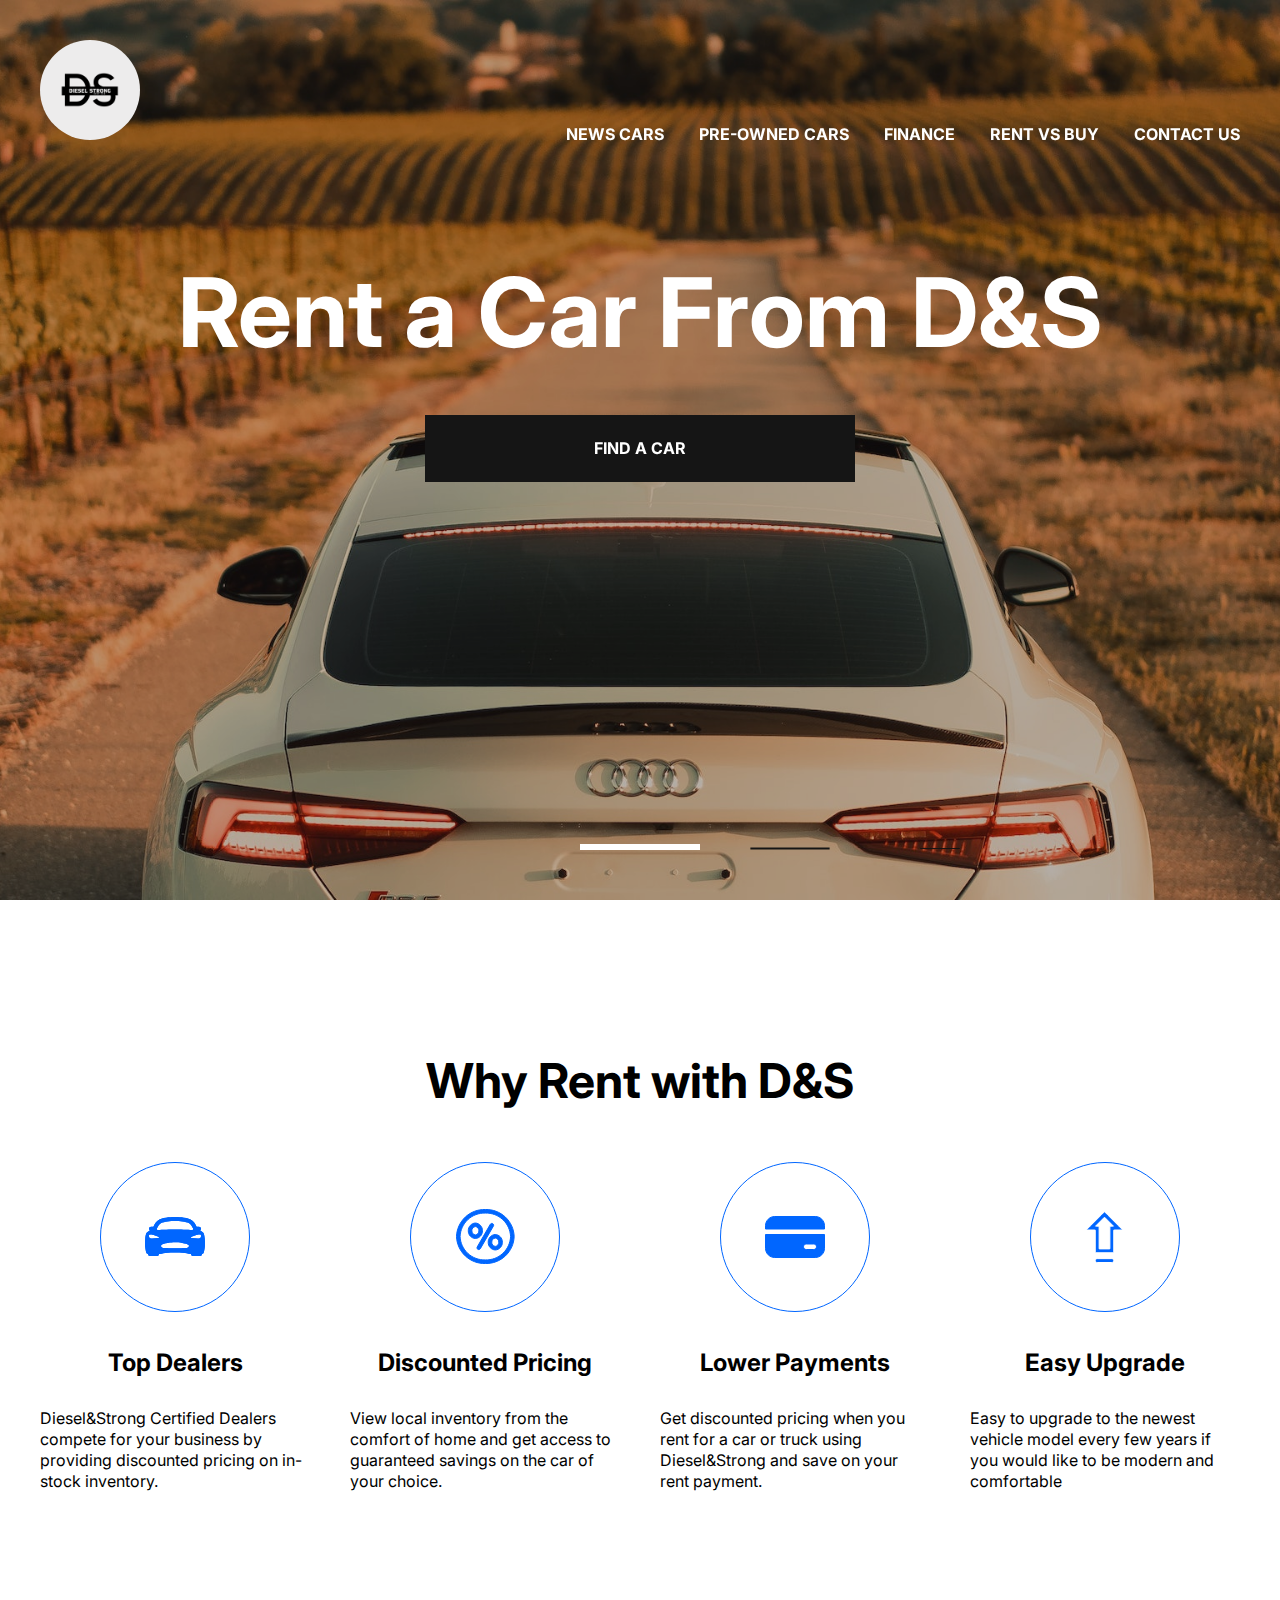
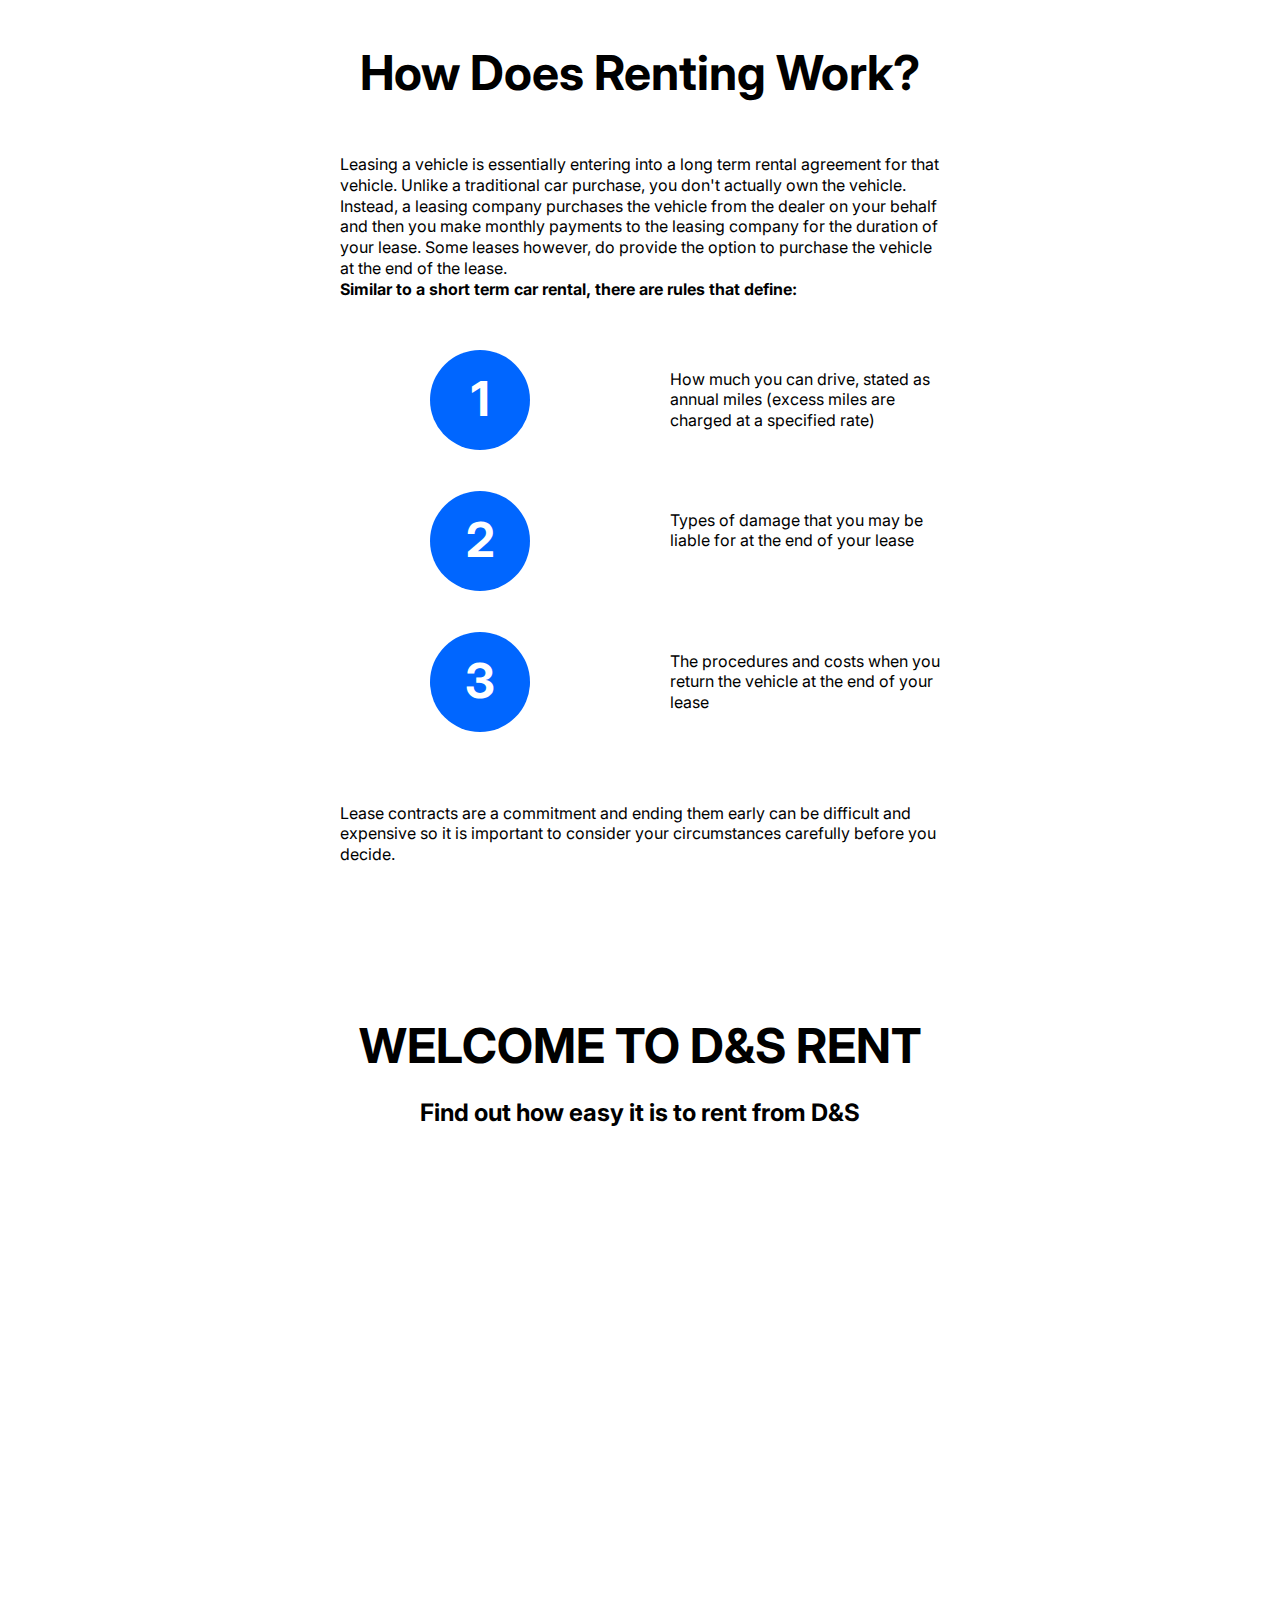
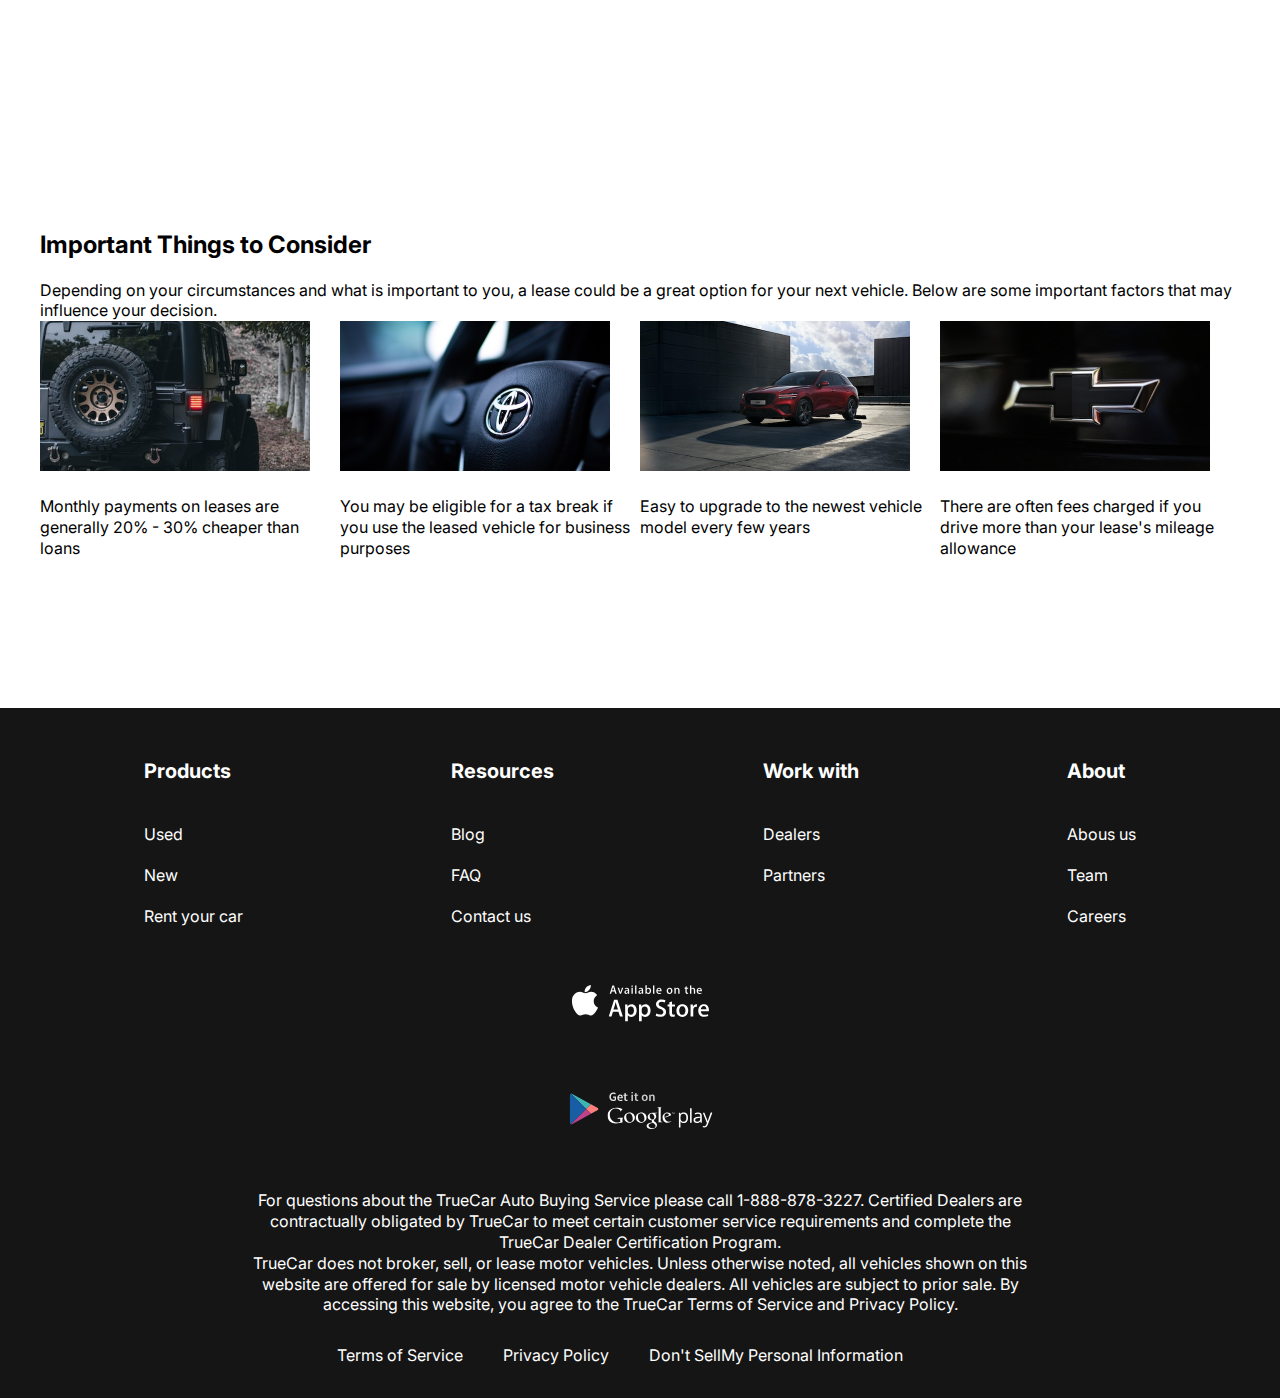
<file: index.html>
<!doctype html>
<html lang="en">
  <head>
    <meta charset="UTF-8" />
    <meta name="viewport" content="width=device-width, initial-scale=1.0" />
    <title>Document</title>
    <link rel="preconnect" href="https://fonts.googleapis.com" />
    <link rel="preconnect" href="https://fonts.gstatic.com" crossorigin />
    <link
      href="https://fonts.googleapis.com/css2?family=Inter:wght@400;700&family=Open+Sans:ital,wght@1,500&family=Tinos&display=swap"
      rel="stylesheet"
    />
    <link
      rel="stylesheet"
      href="https://cdn.jsdelivr.net/npm/swiper@10/swiper-bundle.min.css"
    />
    <link rel="stylesheet" href="css/style.css" />
  </head>
  <body>
    <div class="wrapper">
      <header class="header header-main">
        <div class="container">
          <div class="header__inner">
            <a class="logo" href="index.html">
              <img class="logo__img" src="img/logo.png" alt="" />
            </a>
            <nav class="menu">
              <button class="menu__btn">
                <span></span>
                <span></span>
                <span></span>
              </button>
              <ul class="menu__list menu__list--active">
                <li class="menu__list-item ">
                  <a class="menu__list-link" href="new-cars.html">NEWS CARS</a>
                </li>
                <li class="menu__list-item">
                  <a href="#" class="menu__list-link">PRE-OWNED CARS</a>
                </li>
                <li class="menu__list-item">
                  <a href="#" class="menu__list-link">FINANCE</a>
                </li>
                <li class="menu__list-item">
                  <a href="#" class="menu__list-link">RENT VS BUY</a>
                </li>
                <li class="menu__list-item">
                  <a class="menu__list-link" href="contacts.html">CONTACT US</a>
                </li>
              </ul>
            </nav>
          </div>
        </div>
      </header>
      <main class="main">
        <section class="top">
          <div class="container">
            <h1 class="title">Rent a Car From D&S</h1>
            <a class="top__link" href="new-cars.html">FIND A CAR</a>
          </div>
        </section>
        <div class="slider">
          <div class="swiper">
            <div class="swiper-wrapper">
              <div
                class="swiper-slide"
                style="background-image: url(img/slides1.jpg)"
              ></div>
              <div
                class="swiper-slide"
                style="background-image: url(img/slides2.jpg)"
              ></div>
              <div
                class="swiper-slide"
                style="background-image: url(img/slides3.jpg)"
              ></div>
              <div
                class="swiper-slide"
                style="background-image: url(img/slides4.jpg)"
              ></div>
            </div>
            <div class="swiper-pagination"></div>
          </div>
          <section class="why-lease">
            <div class="container">
              <h2 class="section-title">Why Rent with D&S</h2>
              <ul class="why-lease__list">
                <li class="why-lease__item">
                  <img
                    class="why-lease__item-img"
                    src="img/why-lease-1.svg"
                    alt=""
                  />
                  <h3 class="why-lease__item-title">Top Dealers</h3>
                  <p class="why-lease__item-text">
                    Diesel&Strong Certified Dealers compete for your business by
                    providing discounted pricing on in-stock inventory.
                  </p>
                </li>
                <li class="why-lease__item">
                  <img
                    class="why-lease__item-img"
                    src="img/why-lease-2.svg"
                    alt=""
                  />
                  <h3 class="why-lease__item-title">Discounted Pricing</h3>
                  <p class="why-lease__item-text">
                    View local inventory from the comfort of home and get access
                    to guaranteed savings on the car of your choice.
                  </p>
                </li>
                <li class="why-lease__item">
                  <img
                    class="why-lease__item-img"
                    src="img/why-lease-3.svg"
                    alt=""
                  />
                  <h3 class="why-lease__item-title">Lower Payments</h3>
                  <p class="why-lease__item-text">
                    Get discounted pricing when you rent for a car or truck
                    using Diesel&Strong and save on your rent payment.
                  </p>
                </li>
                <li class="why-lease__item">
                  <img
                    class="why-lease__item-img"
                    src="img/why-lease-4.svg"
                    alt=""
                  />
                  <h3 class="why-lease__item-title">Easy Upgrade</h3>
                  <p class="why-lease__item-text">
                    Easy to upgrade to the newest vehicle model every few years
                    if you would like to be modern and comfortable
                  </p>
                </li>
              </ul>
            </div>
            </section>
        </div>
        <section class="how-does">
            <div class="container">
                <div class="how-does__inner">
                    <h2 class="section-title">
                        How Does Renting Work?
                    </h2>
                    <p class="how-does__text">
                        Leasing a vehicle is essentially entering into a long term rental agreement for that vehicle. Unlike a traditional car
                        purchase, you don't actually own the vehicle. Instead, a leasing company purchases the vehicle from the dealer on your
                        behalf and then you make monthly payments to the leasing company for the duration of your lease. Some leases however, do
                        provide the option to purchase the vehicle at the end of the lease.
                    </p>
                    <h4 class="how-does__title">
                        Similar to a short term car rental, there are rules that define:
                    </h4>
                    <ol class="how__does-list">
                        <li class="how__does-item">
                            How much you can drive, stated as annual miles (excess miles are charged at a specified rate)
                        </li>
                        <li class="how__does-item">
                            Types of damage that you may be liable for at the end of your lease

                        </li>
                        <li class="how__does-item">
                            The procedures and costs when you return the vehicle at the end of your lease

                        </li>
                    </ol>


                    <p class="how-does__text">
                        Lease contracts are a commitment and ending them early can be difficult and expensive so it is important to consider
                        your circumstances carefully before you decide.
                    </p>
                </div>
            </div>

        </section>
        <section class="video">
          <div class="container">
            <h2 class="section-title video__title">
              WELCOME TO D&S RENT
            </h2>
            <p class="video__text">
              Find out how easy it is to rent from D&S
            </p>
            <iframe class="video__content" width="1000" height="500" src="https://www.youtube.com/embed/iq6Qk_UwCD8?si=MshreFApvduVFy0W&amp;controls=0"
              title="YouTube video player" frameborder="0"
              allow="accelerometer; autoplay; clipboard-write; encrypted-media; gyroscope; picture-in-picture; web-share"
              allowfullscreen></iframe>
          </div>
        </section>
        <section class="important">
          <div class="container">
            <h2 class="section_title important__title">
              Important Things to Consider
            </h2>
            <p class="importanr__text">
              Depending on your circumstances and what is important to you, a lease could be a great option for your next vehicle.
              Below are some important factors that may influence your decision.
            </p>
            <ul class="important__list">
              <li class="important__item">
                <img class="important__item-img" src="img/imp-1.jpg" alt="">
                <p class="important__item-text">
                  Monthly payments on leases are generally 20% - 30% cheaper than loans
                </p>
              </li>
              <li class="important__item">
                <img class="important__item-img" src="img/imp-2.jpg" alt="">
                <p class="important__item-text">
                  You may be eligible for a tax break if you use the leased vehicle for business purposes
                </p>
              </li>
              <li class="important__item">
                <img class="important__item-img" src="img/imp-3.jpg" alt="">
                <p class="important__item-text">
                  Easy to upgrade to the newest vehicle model every few years
                </p>
              </li>
              <li class="important__item">
                <img class="important__item-img" src="img/imp-4.jpg" alt="">
                <p class="important__item-text">
                  There are often fees charged if you drive more than your lease's mileage allowance
                </p>
              </li>
            </ul>
          </div>
        </section>
      </main>
      <footer class="footer">
        <div class="container">
          <nav class="footer__menu">
            <ul class="footer__menu-list">
              <li class="footer__menu-item">
                <p href="#" class="footer__menu-title">Products</p>
              </li>
              <li class="footer__menu-item">
                <a href="#" class="footer__menu-link">Used</a>
              </li>
              <li class="footer__menu-item">
                <a href="#" class="footer__menu-link">New</a>
              </li>
              <li class="footer__menu-item">
                <a href="#" class="footer__menu-link">Rent your car</a>
              </li>
            </ul>
            <ul class="footer__menu-list">
              <li class="footer__menu-item">
                <p href="#" class="footer__menu-title">Resources</p>
              </li>
              <li class="footer__menu-item">
                <a href="#" class="footer__menu-link">Blog</a>
              </li>
              <li class="footer__menu-item">
                <a href="#" class="footer__menu-link">FAQ</a>
              </li>
              <li class="footer__menu-item">
                <a href="#" class="footer__menu-link">Contact us</a>
              </li>
            </ul>
            <ul class="footer__menu-list">
              <li class="footer__menu-item">
                <p href="#" class="footer__menu-title">Work with</p>
              </li>
              <li class="footer__menu-item">
                <a href="#" class="footer__menu-link">Dealers</a>
              </li>
              <li class="footer__menu-item">
                <a href="#" class="footer__menu-link">Partners</a>
              </li>
            </ul>
            <ul class="footer__menu-list">
              <li class="footer__menu-item">
                <p href="#" class="footer__menu-title">About</p>
              </li>
              <li class="footer__menu-item">
                <a href="#" class="footer__menu-link">Abous us</a>
              </li>
              <li class="footer__menu-item">
                <a href="#" class="footer__menu-link">Team</a>
              </li>
              <li class="footer__menu-item">
                <a href="#" class="footer__menu-link">Careers</a>
              </li>
            </ul>
          </nav>
          <ul class="app">
            <li class="app__links-item">
              <a class="app__item-link" href="#">
                <img class="app__item-img" src="img/appstore.svg" alt="" />
              </a>
            </li>
          </ul>
          <ul class="app">
            <li class="app__links-item">
              <a class="app__item-link" href="#">
                <img class="app__item-img" src="img/googleplay.svg" alt="" />
              </a>
            </li>
          </ul>
          <div class="footer__copy">
            <p class="footer__copy-text">
              For questions about the TrueCar Auto Buying Service please call
              1-888-878-3227. Certified Dealers are contractually obligated by
              TrueCar to meet certain customer service requirements and complete
              the TrueCar Dealer Certification Program.
            </p>
            <p class="footer__copy-text">
              TrueCar does not broker, sell, or lease motor vehicles. Unless
              otherwise noted, all vehicles shown on this website are offered
              for sale by licensed motor vehicle dealers. All vehicles are
              subject to prior sale. By accessing this website, you agree to the
              TrueCar Terms of Service and Privacy Policy.
            </p>
          </div>
          <nav class="copy__nav">
            <ul class="copy__nav-list">
              <li class="copy__nav-item">
                <a href="#" class="copy__nav-link">Terms of Service</a>
              </li>
              <li class="copy__nav-item">
                <a href="#" class="copy__nav-link">Privacy Policy</a>
              </li>
              <li class="copy__nav-item">
                <a href="#" class="copy__nav-link"
                  >Don't SellMy Personal Information</a
                >
              </li>
              <li class="copy__nav-item">
                <a href="#" class="copy__nav-link"></a>
              </li>
            </ul>
          </nav>
        </div>
      </footer>
    </div>
    <script src="https://cdn.jsdelivr.net/npm/swiper@10/swiper-bundle.min.js"></script>
    <script src="js/main.js" ></script>
  </body>
</html>
</file>
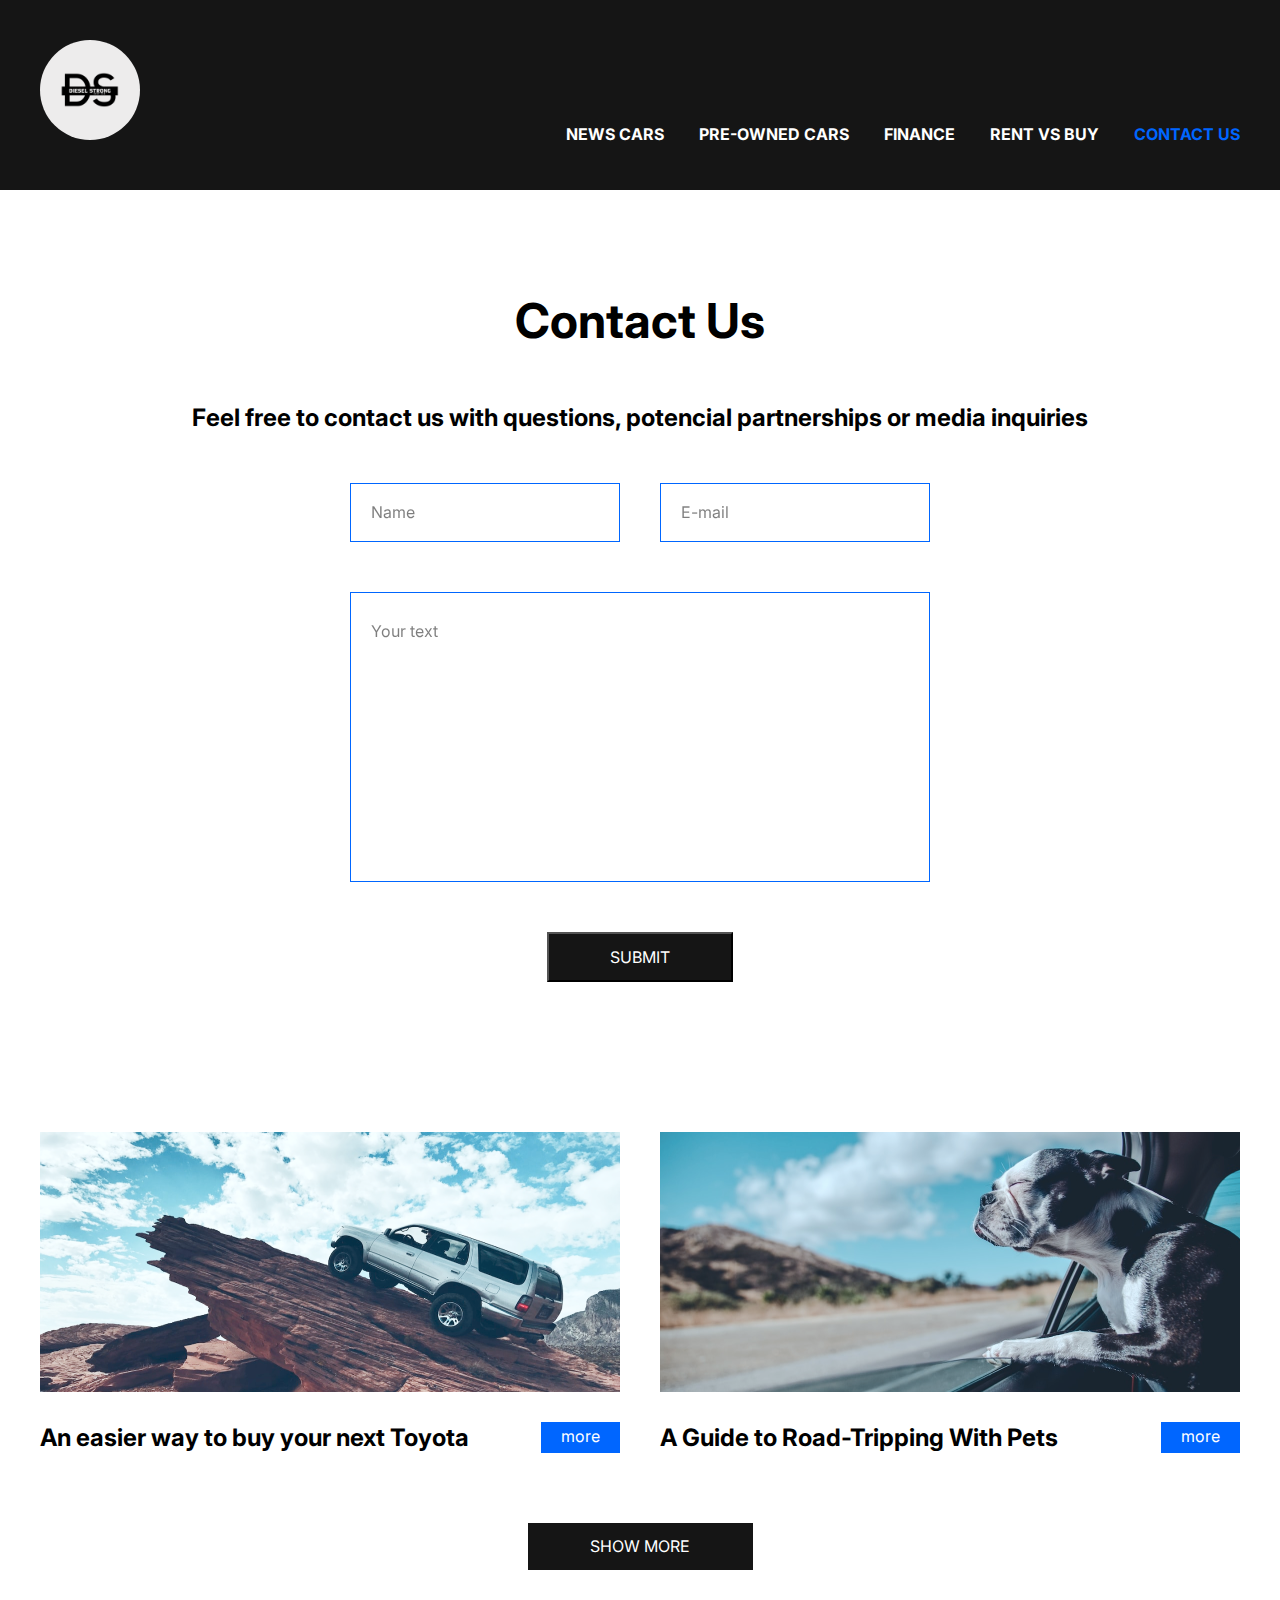
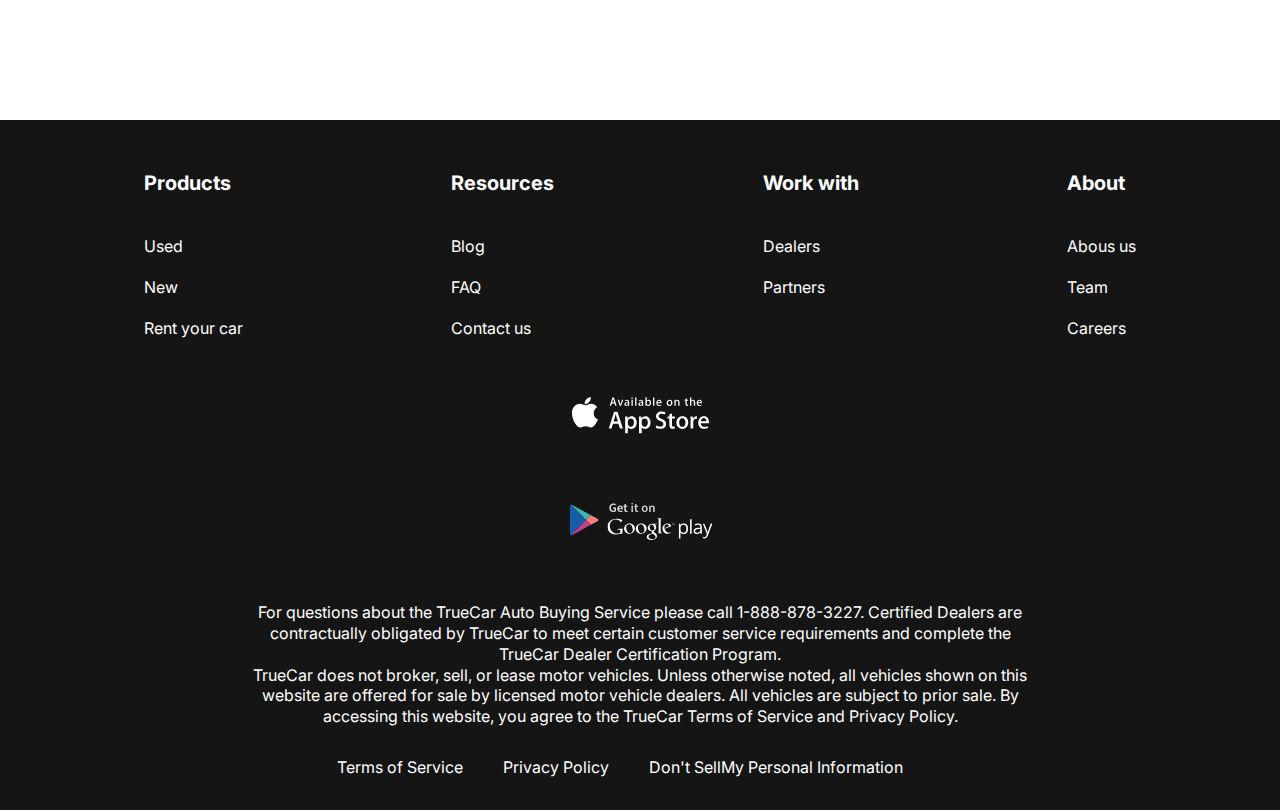
<file: contacts.html>
<!DOCTYPE html>
<html lang="en">
<head>
    <meta charset="UTF-8">
    <meta name="viewport" content="width=device-width, initial-scale=1.0">
    <title>Document</title>
    <link rel="preconnect" href="https://fonts.googleapis.com">
    <link rel="preconnect" href="https://fonts.gstatic.com" crossorigin>
    <link
        href="https://fonts.googleapis.com/css2?family=Inter:wght@400;700&family=Open+Sans:ital,wght@1,500&family=Tinos&display=swap"
        rel="stylesheet">
    <link rel="stylesheet" href="css/style.css">
</head>
<body>
    <div class="wrapper">
        <header class="header">
            <div class="container">
                <div class="header__inner">
                    <a class="logo" href="index.html">
                        <img class="logo__img" src="img/logo.png" alt="">
                    </a>
                    <nav class="menu">
                        <ul class="menu__list">
                            <li class="menu__list-item"><a href="new-cars.html" class="menu__list-link">NEWS CARS</a></li>
                            <li class="menu__list-item"><a href="#" class="menu__list-link">PRE-OWNED CARS</a></li>
                            <li class="menu__list-item"><a href="#" class="menu__list-link">FINANCE</a></li>
                            <li class="menu__list-item"><a href="#" class="menu__list-link">RENT VS BUY</a></li>
                            <li class="menu__list-item"><a href="contacts.html" class="menu__list-link menu__list-link--active">CONTACT US</a></li>
                        </ul>

                    </nav>
                </div>
            </div>
        </header>
        <main class="main">
            <section class="contacts">
                <div class="container">
                    <h2 class="section-title contacts-title">Contact Us</h2>
                    <p class="contacts__text">
                        Feel free to contact us with questions, potencial partnerships or media inquiries
                    </p>
                    <form action="#" class="form">
                        <input type="text" class="form__input" placeholder="Name">
                        <input type="email" class="form__input" placeholder="E-mail">
                        <textarea class="form__textarea" placeholder="Your text"></textarea>
                        <button class="form__btn" type="submit">SUBMIT</button>
                    </form>
                </div>
            </section>
            <section class="blog">
                <div class="container">
                    <div class="blog__items">
                        <div class="blog__item">
                            <img class="blog__item-img" src="img/blog-1.jpg" alt="">
                            <h4 class="blog__item-title">An easier way to buy your next Toyota</h4>
                            <a class="blog__item-link" href="#">more</a>
                        </div>
                        <div class="blog__item">
                            <img class="blog__item-img" src="img/blog-2.jpg" alt="">
                            <h4 class="blog__item-title">A Guide to Road-Tripping With Pets</h4>
                            <a class="blog__item-link" href="#">more</a>
                        </div>
                    </div>
                    <a class="showmore-link" href="#">SHOW MORE</a>
                </div>
            </section>
        </main>
        <footer class="footer">
            <div class="container">
                <nav class="footer__menu">
                    <ul class="footer__menu-list">
                        <li class="footer__menu-item"><p href="#" class="footer__menu-title">Products</p></li>
                        <li class="footer__menu-item"><a href="#" class="footer__menu-link">Used</a></li>
                        <li class="footer__menu-item"><a href="#" class="footer__menu-link">New</a></li>
                        <li class="footer__menu-item"><a href="#" class="footer__menu-link">Rent your car</a></li>
                    </ul>
                    <ul class="footer__menu-list">
                        <li class="footer__menu-item"><p href="#" class="footer__menu-title">Resources</p></li>
                        <li class="footer__menu-item"><a href="#" class="footer__menu-link">Blog</a></li>
                        <li class="footer__menu-item"><a href="#" class="footer__menu-link">FAQ</a></li>
                        <li class="footer__menu-item"><a href="#" class="footer__menu-link">Contact us</a></li>
                    </ul>
                    <ul class="footer__menu-list">
                        <li class="footer__menu-item"><p href="#" class="footer__menu-title">Work with</p></li>
                        <li class="footer__menu-item"><a href="#" class="footer__menu-link">Dealers</a></li>
                        <li class="footer__menu-item"><a href="#" class="footer__menu-link">Partners</a></li>
                    </ul>
                    <ul class="footer__menu-list">
                        <li class="footer__menu-item"><p href="#" class="footer__menu-title">About</p></li>
                        <li class="footer__menu-item"><a href="#" class="footer__menu-link">Abous us</a></li>
                        <li class="footer__menu-item"><a href="#" class="footer__menu-link">Team</a></li>
                        <li class="footer__menu-item"><a href="#" class="footer__menu-link">Careers</a></li>
                    </ul>
                </nav>
                <ul class="app">
                    <li class="app__links-item">
                        <a class="app__item-link" href="#">
                            <img class="app__item-img" src="img/appstore.svg" alt="">
                        </a>
                    </li>
                </ul>
                <ul class="app">
                    <li class="app__links-item">
                        <a class="app__item-link" href="#">
                            <img class="app__item-img" src="img/googleplay.svg" alt="">
                        </a>
                    </li>
                </ul>
                <div class="footer__copy">
                    <p class="footer__copy-text">
                        For questions about the TrueCar Auto Buying Service please call 1-888-878-3227.
                        Certified Dealers are contractually obligated by TrueCar to meet certain customer service requirements and complete the
                        TrueCar Dealer Certification Program.
                    </p>
                    <p class="footer__copy-text">
                        TrueCar does not broker, sell, or lease motor vehicles. Unless otherwise noted, all vehicles shown on this website are
                        offered for sale by licensed motor vehicle dealers. All vehicles are subject to prior sale. By accessing this website,
                        you agree to the TrueCar Terms of Service and Privacy Policy.
                    </p>
                </div>
                <nav class="copy__nav">
                    <ul class="copy__nav-list">
                        <li class="copy__nav-item"><a href="#" class="copy__nav-link">Terms of Service</a></li>
                        <li class="copy__nav-item"><a href="#" class="copy__nav-link">Privacy Policy</a></li>
                        <li class="copy__nav-item"><a href="#" class="copy__nav-link">Don't SellMy Personal Information</a></li>
                        <li class="copy__nav-item"><a href="#" class="copy__nav-link"></a></li>
                    </ul>
                </nav>
            </div>
        </footer>
    </div>
    
    <script src="js/main.js" ></script>

</body>
</html>
</file>
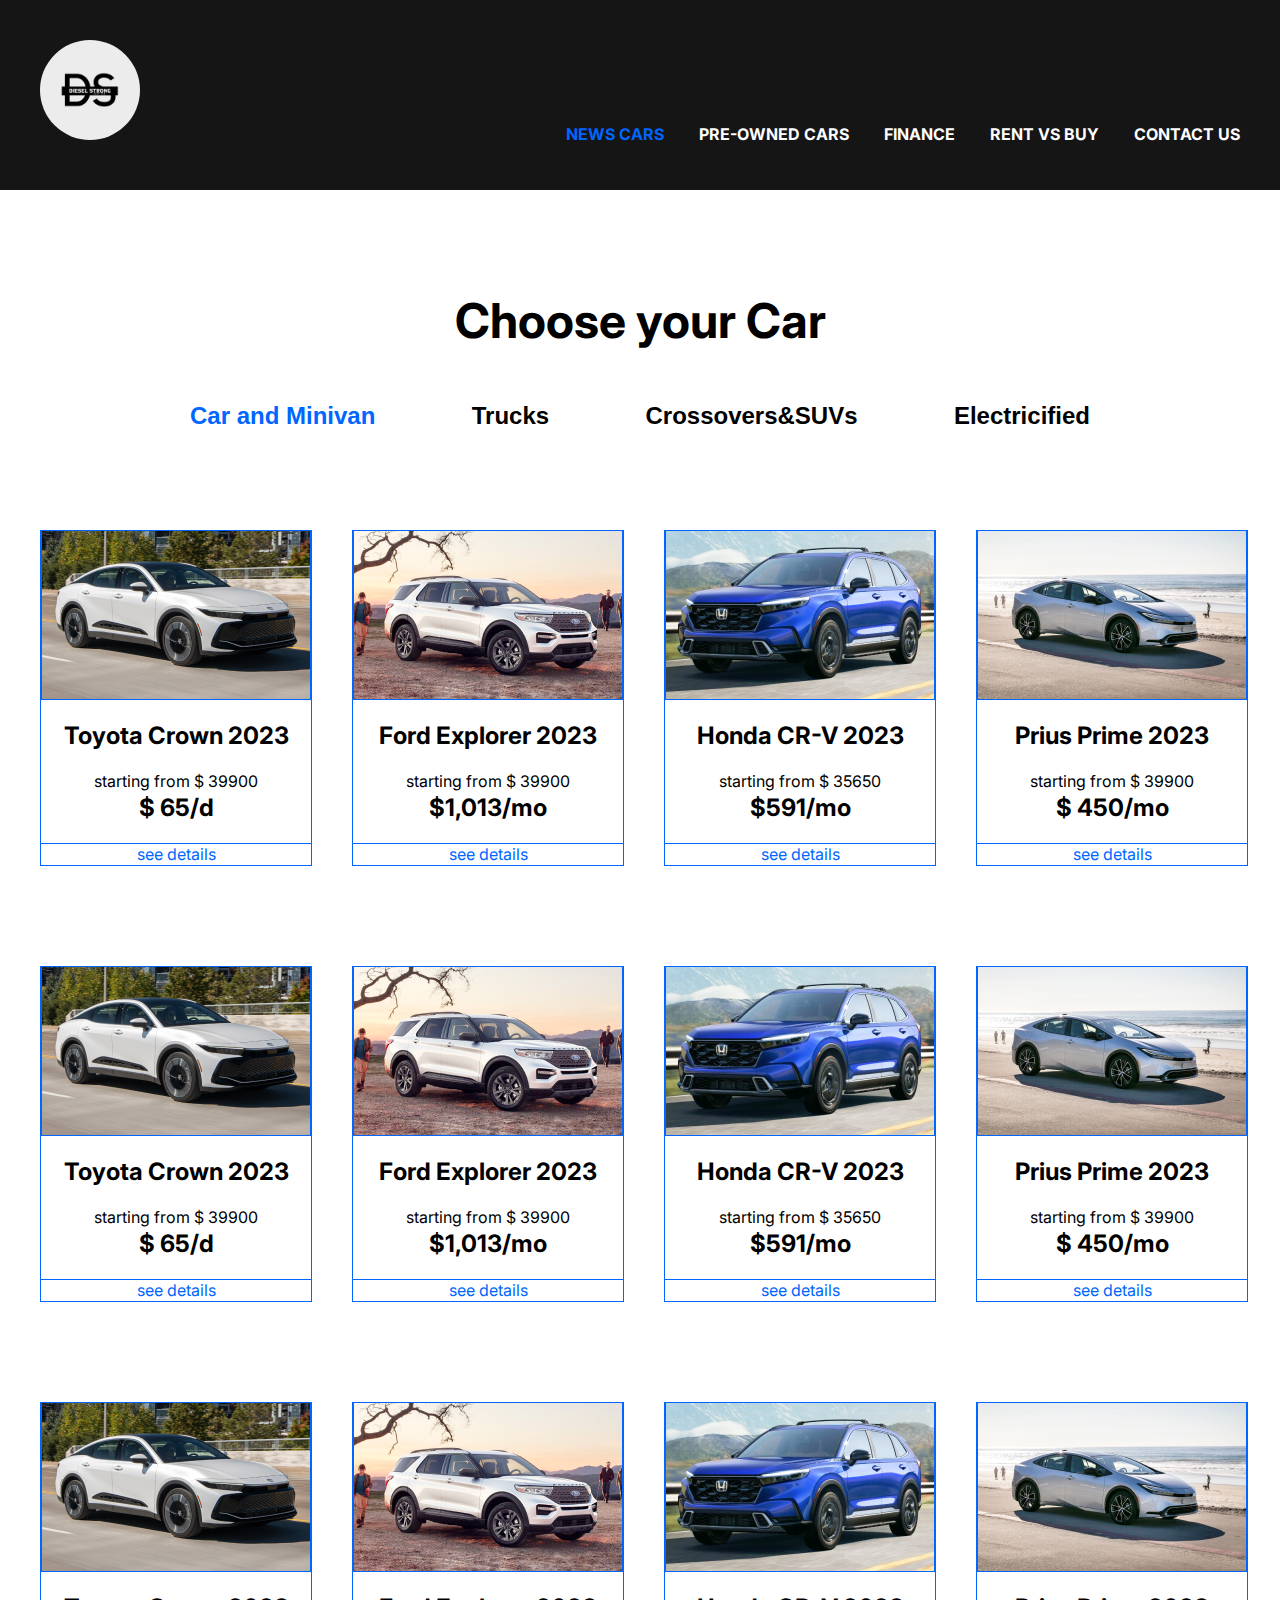
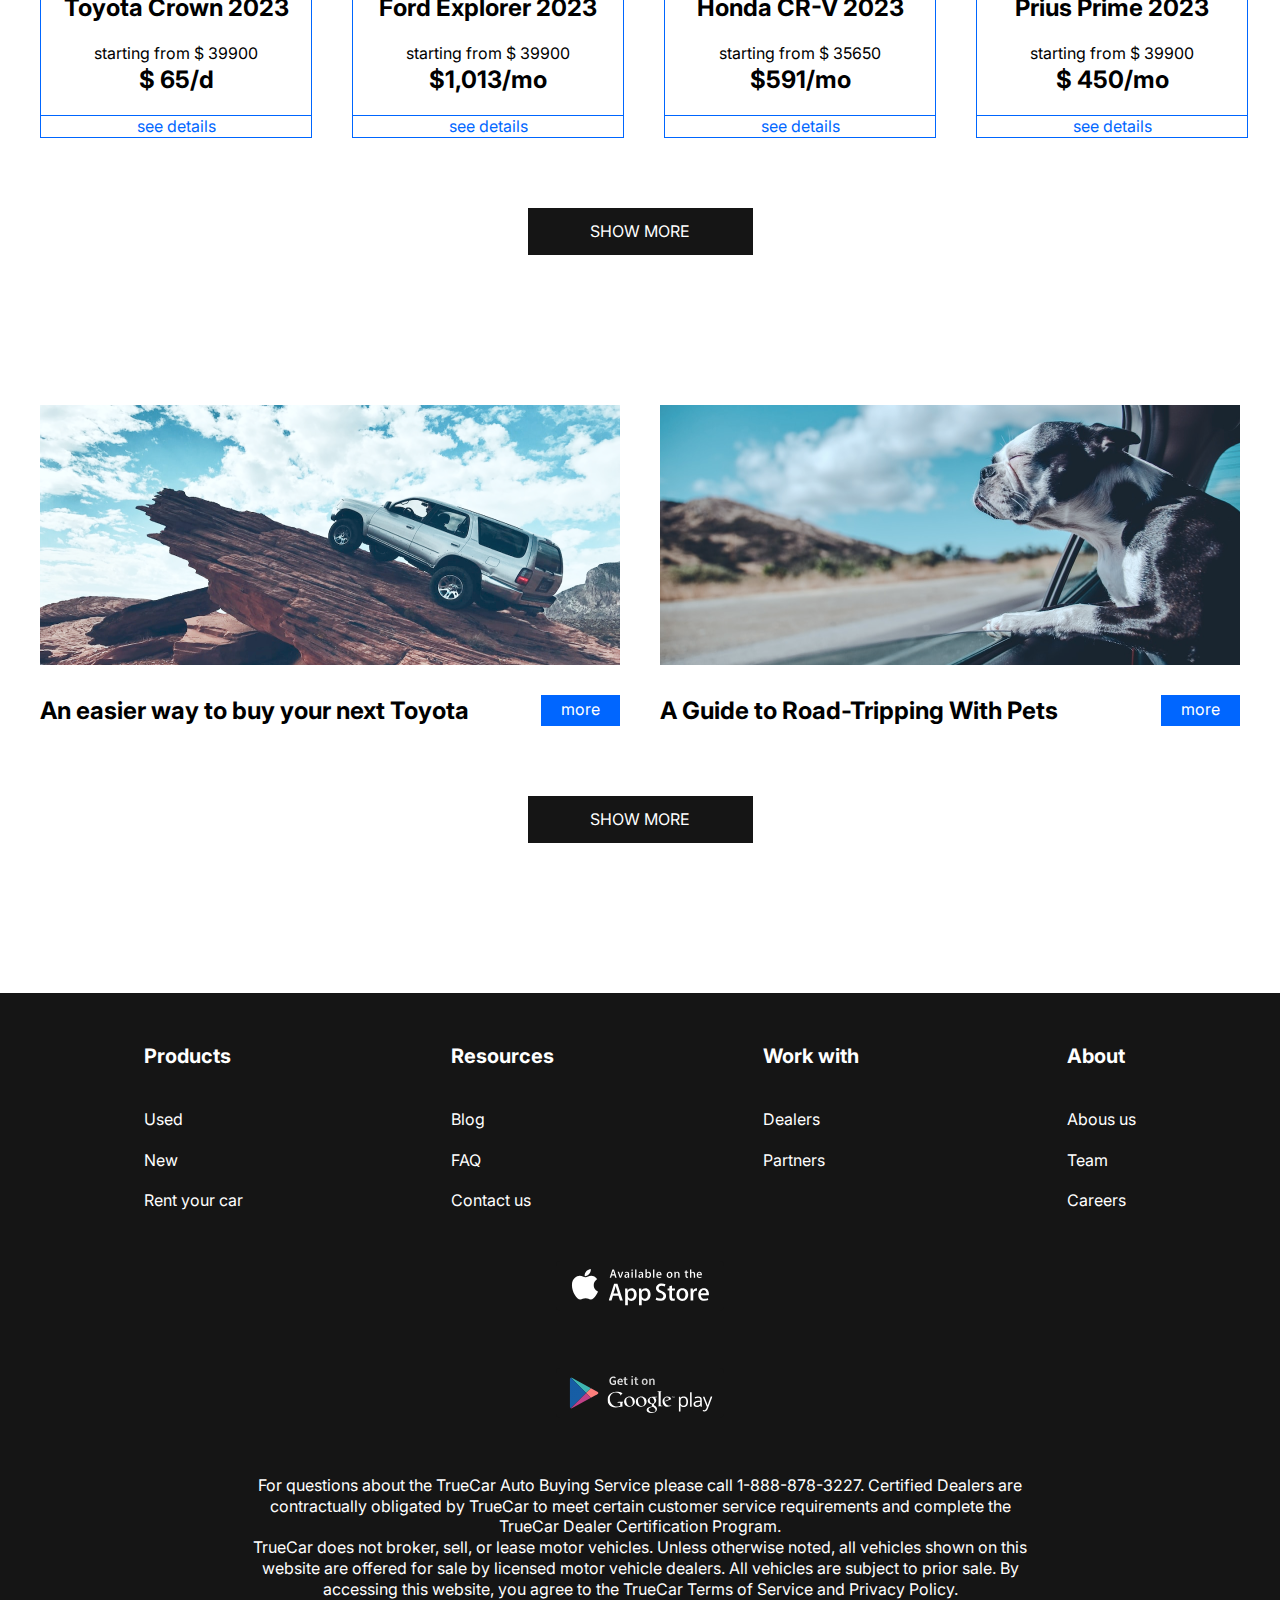
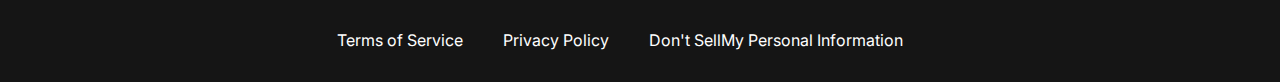
<file: new-cars.html>
<!DOCTYPE html>
<html lang="en">
<head>
    <meta charset="UTF-8">
    <meta name="viewport" content="width=device-width, initial-scale=1.0">
    <title>Document</title>
    <link rel="preconnect" href="https://fonts.googleapis.com">
    <link rel="preconnect" href="https://fonts.gstatic.com" crossorigin>
    <link
        href="https://fonts.googleapis.com/css2?family=Inter:wght@400;700&family=Open+Sans:ital,wght@1,500&family=Tinos&display=swap"
        rel="stylesheet">
    <link rel="stylesheet" href="css/style.css">
</head>
<body>
    <div class="wrapper">
        <header class="header">
            <div class="container">
                <div class="header__inner">
                    <a class="logo" href="index.html">
                        <img class="logo__img" src="img/logo.png" alt="">
                    </a>
                    <nav class="menu">
                        <ul class="menu__list">
                            <li class="menu__list-item"><a href="new-cars.html" class="menu__list-link menu__list-link--active">NEWS CARS</a></li>
                            <li class="menu__list-item"><a href="#" class="menu__list-link">PRE-OWNED CARS</a></li>
                            <li class="menu__list-item"><a href="#" class="menu__list-link">FINANCE</a></li>
                            <li class="menu__list-item"><a href="#" class="menu__list-link">RENT VS BUY</a></li>
                            <li class="menu__list-item "><a href="contacts.html" class="menu__list-link">CONTACT US</a></li>
                        </ul>

                    </nav>
                </div>
            </div>
        </header>
        <main class="main">
            <section class="choose">
                <div class="container">
                    <h2 class="section-title">Choose your Car</h2>
                    <div class="tabs">
                        <div class="tabs__btn">
                            <button class="tabs__btn-item tabs__btn-item--active" data-button="content-1">Car and Minivan</button>
                            <button class="tabs__btn-item" data-button="content-2">Trucks</button>
                            <button class="tabs__btn-item" data-button="content-3">Crossovers&SUVs</button>
                            <button class="tabs__btn-item" data-button="content-4">Electricified</button>
                        </div>
                        <div class="tabs__content">
                            <div class="tabs__content-item tabs__content-item--active" id="content-1">
                                <div class="card">
                                    <div class="card__content">
                                    <img class="card__img" src="img/card-1.jpg" alt="">
                                    <h4 class="card__title">Toyota Crown 2023</h4>
                                    <p class="card__text">starting from $ 39900</p>
                                    <p class="card__price">$ 65/d</p>
                                    </div>
                                    <a href="#" class="card__link">see details</a>
                                </div>
                                <div class="card">
                                    <div class="card__content">
                                    <img class="card__img" src="img/card-2.jpg" alt="">
                                    <h4 class="card__title">Ford Explorer 2023</h4>
                                    <p class="card__text">starting from $ 39900</p>
                                    <p class="card__price">$1,013/mo</p>
                                    </div>
                                    <a href="#" class="card__link">see details</a>
                                </div>
                                <div class="card">
                                    <div class="card__content">
                                    <img class="card__img" src="img/card-3.jpg" alt="">
                                    <h4 class="card__title">Honda CR-V 2023</h4>
                                    <p class="card__text">starting from $ 35650</p>
                                    <p class="card__price">$591/mo</p>
                                    </div>
                                    <a href="#" class="card__link">see details</a>
                                </div>
                                <div class="card">
                                    <div class="card__content">
                                    <img class="card__img" src="img/card-4.jpg" alt="">
                                    <h4 class="card__title">Prius Prime 2023</h4>
                                    <p class="card__text">starting from $ 39900</p>
                                    <p class="card__price">$ 450/mo</p>
                                    </div>
                                    <a href="#" class="card__link">see details</a>
                                </div>
                                <div class="card">
                                    <div class="card__content">
                                        <img class="card__img" src="img/card-1.jpg" alt="">
                                        <h4 class="card__title">Toyota Crown 2023</h4>
                                        <p class="card__text">starting from $ 39900</p>
                                        <p class="card__price">$ 65/d</p>
                                    </div>
                                    <a href="#" class="card__link">see details</a>
                                </div>
                                <div class="card">
                                    <div class="card__content">
                                        <img class="card__img" src="img/card-2.jpg" alt="">
                                        <h4 class="card__title">Ford Explorer 2023</h4>
                                        <p class="card__text">starting from $ 39900</p>
                                        <p class="card__price">$1,013/mo</p>
                                    </div>
                                    <a href="#" class="card__link">see details</a>
                                </div>
                                <div class="card">
                                    <div class="card__content">
                                        <img class="card__img" src="img/card-3.jpg" alt="">
                                        <h4 class="card__title">Honda CR-V 2023</h4>
                                        <p class="card__text">starting from $ 35650</p>
                                        <p class="card__price">$591/mo</p>
                                    </div>
                                    <a href="#" class="card__link">see details</a>
                                </div>
                                <div class="card">
                                    <div class="card__content">
                                        <img class="card__img" src="img/card-4.jpg" alt="">
                                        <h4 class="card__title">Prius Prime 2023</h4>
                                        <p class="card__text">starting from $ 39900</p>
                                        <p class="card__price">$ 450/mo</p>
                                    </div>
                                    <a href="#" class="card__link">see details</a>
                                </div>
                                <div class="card">
                                    <div class="card__content">
                                        <img class="card__img" src="img/card-1.jpg" alt="">
                                        <h4 class="card__title">Toyota Crown 2023</h4>
                                        <p class="card__text">starting from $ 39900</p>
                                        <p class="card__price">$ 65/d</p>
                                    </div>
                                    <a href="#" class="card__link">see details</a>
                                </div>
                                <div class="card">
                                    <div class="card__content">
                                        <img class="card__img" src="img/card-2.jpg" alt="">
                                        <h4 class="card__title">Ford Explorer 2023</h4>
                                        <p class="card__text">starting from $ 39900</p>
                                        <p class="card__price">$1,013/mo</p>
                                    </div>
                                    <a href="#" class="card__link">see details</a>
                                </div>
                                <div class="card">
                                    <div class="card__content">
                                        <img class="card__img" src="img/card-3.jpg" alt="">
                                        <h4 class="card__title">Honda CR-V 2023</h4>
                                        <p class="card__text">starting from $ 35650</p>
                                        <p class="card__price">$591/mo</p>
                                    </div>
                                    <a href="#" class="card__link">see details</a>
                                </div>
                                <div class="card">
                                    <div class="card__content">
                                        <img class="card__img" src="img/card-4.jpg" alt="">
                                        <h4 class="card__title">Prius Prime 2023</h4>
                                        <p class="card__text">starting from $ 39900</p>
                                        <p class="card__price">$ 450/mo</p>
                                    </div>
                                    <a href="#" class="card__link">see details</a>
                                </div>
                            </div>
                            <div class="tabs__content-item" id="content-2">
                                <div class="card">
                                    <div class="card__content">
                                        <img class="card__img" src="img/card-1.jpg" alt="">
                                        <h4 class="card__title">Toyota Crown 2023</h4>
                                        <p class="card__text">starting from $ 39900</p>
                                        <p class="card__price">$ 65/d</p>
                                    </div>
                                    <a href="#" class="card__link">see details</a>
                                </div>
                                <div class="card">
                                    <div class="card__content">
                                        <img class="card__img" src="img/card-2.jpg" alt="">
                                        <h4 class="card__title">Ford Explorer 2023</h4>
                                        <p class="card__text">starting from $ 39900</p>
                                        <p class="card__price">$1,013/mo</p>
                                    </div>
                                    <a href="#" class="card__link">see details</a>
                                </div>
                                <div class="card"></div>
                                <div class="card"></div>
                                <div class="card"></div>
                                <div class="card"></div>
                            </div>
                            <div class="tabs__content-item" id="content-3">
                                3
                                <div class="card"></div>
                                <div class="card"></div>
                                <div class="card"></div>
                                <div class="card"></div>
                            </div>
                            <div class="tabs__content-item" id="content-4">
                                
                                <div class="card"></div>
                                <div class="card"></div>
                                <div class="card"></div>
                                <div class="card"></div>
                            </div>
                        </div>
                    </div>
                    <a class="showmore-link" href="#">SHOW MORE</a>
                </div>
            </section>
                    <section class="blog">
                        <div class="container">
                            <div class="blog__items">
                                <div class="blog__item">
                                    <img class="blog__item-img" src="img/blog-1.jpg" alt="">
                                    <h4 class="blog__item-title">An easier way to buy your next Toyota</h4>
                                    <a class="blog__item-link" href="#">more</a>
                                </div>
                                <div class="blog__item">
                                    <img class="blog__item-img" src="img/blog-2.jpg" alt="">
                                    <h4 class="blog__item-title">A Guide to Road-Tripping With Pets</h4>
                                    <a class="blog__item-link" href="#">more</a>
                                </div>
                            </div>
                    <a class="showmore-link" href="#">SHOW MORE</a>

                        </div>
                    </section>
        </main>
        <footer class="footer">
            <div class="container">
                <nav class="footer__menu">
                    <ul class="footer__menu-list">
                        <li class="footer__menu-item"><p href="#" class="footer__menu-title">Products</p></li>
                        <li class="footer__menu-item"><a href="#" class="footer__menu-link">Used</a></li>
                        <li class="footer__menu-item"><a href="#" class="footer__menu-link">New</a></li>
                        <li class="footer__menu-item"><a href="#" class="footer__menu-link">Rent your car</a></li>
                    </ul>
                    <ul class="footer__menu-list">
                        <li class="footer__menu-item"><p href="#" class="footer__menu-title">Resources</p></li>
                        <li class="footer__menu-item"><a href="#" class="footer__menu-link">Blog</a></li>
                        <li class="footer__menu-item"><a href="#" class="footer__menu-link">FAQ</a></li>
                        <li class="footer__menu-item"><a href="#" class="footer__menu-link">Contact us</a></li>
                    </ul>
                    <ul class="footer__menu-list">
                        <li class="footer__menu-item"><p href="#" class="footer__menu-title">Work with</p></li>
                        <li class="footer__menu-item"><a href="#" class="footer__menu-link">Dealers</a></li>
                        <li class="footer__menu-item"><a href="#" class="footer__menu-link">Partners</a></li>
                    </ul>
                    <ul class="footer__menu-list">
                        <li class="footer__menu-item"><p href="#" class="footer__menu-title">About</p></li>
                        <li class="footer__menu-item"><a href="#" class="footer__menu-link">Abous us</a></li>
                        <li class="footer__menu-item"><a href="#" class="footer__menu-link">Team</a></li>
                        <li class="footer__menu-item"><a href="#" class="footer__menu-link">Careers</a></li>
                    </ul>
                </nav>
                <ul class="app">
                    <li class="app__links-item">
                        <a class="app__item-link" href="#">
                            <img class="app__item-img" src="img/appstore.svg" alt="">
                        </a>
                    </li>
                </ul>
                <ul class="app">
                    <li class="app__links-item">
                        <a class="app__item-link" href="#">
                            <img class="app__item-img" src="img/googleplay.svg" alt="">
                        </a>
                    </li>
                </ul>
                <div class="footer__copy">
                    <p class="footer__copy-text">
                        For questions about the TrueCar Auto Buying Service please call 1-888-878-3227.
                        Certified Dealers are contractually obligated by TrueCar to meet certain customer service requirements and complete the
                        TrueCar Dealer Certification Program.
                    </p>
                    <p class="footer__copy-text">
                        TrueCar does not broker, sell, or lease motor vehicles. Unless otherwise noted, all vehicles shown on this website are
                        offered for sale by licensed motor vehicle dealers. All vehicles are subject to prior sale. By accessing this website,
                        you agree to the TrueCar Terms of Service and Privacy Policy.
                    </p>
                </div>
                <nav class="copy__nav">
                    <ul class="copy__nav-list">
                        <li class="copy__nav-item"><a href="#" class="copy__nav-link">Terms of Service</a></li>
                        <li class="copy__nav-item"><a href="#" class="copy__nav-link">Privacy Policy</a></li>
                        <li class="copy__nav-item"><a href="#" class="copy__nav-link">Don't SellMy Personal Information</a></li>
                        <li class="copy__nav-item"><a href="#" class="copy__nav-link"></a></li>
                    </ul>
                </nav>
            </div>
        </footer>
    </div>
    
</body>
<script src="js/main.js" defer="defer"></script>
</html>
</file>
<file: css/style.css>
html{
    box-sizing: border-box;

}
*,*::after, *::before{
    box-sizing: inherit;
    margin: 0;
    padding: 0;
}

html, 
body{
    height: 100%;
}
ul{
    list-style-type: none;

}
a{
    text-decoration: none;
    color: inherit;
}
.wrapper {
    min-height: 100%;
    display: flex;
    flex-direction: column;
    
}

.container{
    max-width: 1220px;
    margin: 0 auto;
    padding: 0 10px;
}
body{
    font-size: 16px;
    font-weight: 400;
    font-family: 'Inter', sans-serif;
    line-height: 1.3;
}
.section-title{
    margin-bottom: 50px;
    font-size: 48px;
    flex-direction: 700;
    text-align: center;
}
.header{
    background-color: #151515;
}
.header-main{
    background-color: transparent;
    position: absolute;
    z-index: 10;
    left: 0;
    right: 0;
}
.header__inner{
    padding-top: 40px;
    padding-bottom: 45px;
    display: flex;
    justify-content: space-between;
    align-items: flex-end;
}
.logo__img{
    max-width: 100px;
    border-radius: 50%;
}
.menu__list{
    display: flex;
    gap: 35px;
}
.menu__list-link{
    color:#fff;
    text-transform: uppercase;
    font-weight: 700;
}
.menu__list-link--active{
    color: #0066FF;
}
.footer{
    background-color: #151515;
    padding: 50px 0 32px;
    color: #fff;
}
.footer__menu-list{
    max-width: 250px;
}
.footer__menu{
    display:flex;
    justify-content: space-around;
    margin-bottom: 50px;
}
.footer__menu-title{
    font-size: 20px;
    font-weight: 700;
    padding-bottom: 20px;
}
.footer__menu-item +.footer__menu-item{
    padding-top: 20px;
}
.app{
    display: flex;
    justify-content: center;
    gap: 40px;
    margin-bottom: 52px;
}
.footer__copy{
    max-width: 800px;
    margin: 0 auto 30px;
    text-align: center;
}
.copy__nav-list{
    display: flex;
    justify-content: center;
    gap: 40px;
}
.main{
    flex-grow: 1;
}
.top{
    color: #fff;
    text-align: center;
    padding-top: 250px;
    padding-bottom: 50px;
    position: absolute;
    z-index: 5;
    left: 0;
    right: 0;
    
}
.title{
    padding-bottom: 40px;
    font-size: 96px;
    font-weight: 700;
}
.top__link{
    background-color: #151515;
    padding: 23px;
    max-width: 430px;
    width: 100%;
    display: inline-block;
    text-transform: uppercase;
    font-style: 36px;
    font-weight: 700;
}
.swiper::after{
    content: '';
    background: rgba(39, 24, 24, 0.3);
    position: absolute;
    z-index: 5;
    left: 0;
    right: 0;
    bottom: 0;
    top:0;
}
.swipper-wrapper{
    background-color: rgba(21,21,21,.6)
}
.swiper-slide{
    background-repeat: no-repeat;
    background-size: cover;
    background-position: center center;
    height: 100vh;
    max-width: 100%;
    max-height: 100%;
}
.swiper-pagination-bullet{
    width: 120px;
    height: 3px;
    background-color: #151515;
    border-radius: 0;
    opacity: 1;
}
.swiper-pagination-horizontal.swiper-pagination-bullets .swiper-pagination-bullet{
    margin: 0 15px;
}
.swiper-pagination-bullets.swiper-pagination-horizontal{
    bottom: 50px
}

.swiper-pagination-bullet-active{
    height: 6px;
    background-color: #fff;
}
.why-lease{
    padding: 150px 0;
}
.why-lease__list{
    display: grid;
    grid-template-columns: repeat(4, 1fr);
    gap: 40px;
    text-align: center;

}
.why-lease__item-img{
    margin-bottom: 30px;
}
.why-lease__item-title{
    margin-bottom: 30px;
    font-size: 24px;
    font-weight: 700;
}
.why-lease__item-text{
    text-align: left;
}
.how-does{
    padding-bottom: 150px;
}
.how-does__inner{
    max-width: 600px;
    margin: 0 auto;
}
.how__does-title{
    font-size: 24px;
    font-weight: 700;
    padding-top: 50px;
}
.how__does-list{
    padding: 50px 0 70px;
    counter-reset: myCounter;
}
.how__does-item{
    list-style-type: none;
    width: 270px;
    position: relative;
    margin-left: auto;
    padding-left: 240px;
    box-sizing: content-box;
    padding: 19px 0 19px 240px;
    min-height: 63px;
}
.how__does-item+.how__does-item{
    margin-top: 40px;
}
.how__does-item::before{
    counter-increment: myCounter;
    content: counter(myCounter);
    display: flex;
    justify-content: center;
    align-items: center;
    font-size: 48px;
    font-weight: 700;
    background-color: #0066FF;
    border-radius: 50%;
    color: #fff;
    width: 100px;
    height: 100px;
    position: absolute;
    left: 0;
    top: 0;
}
.video{
    padding-bottom: 150px;
}
.video__title{
    margin-bottom: 20px;
}
.video__text{
    font-size: 24px;
    font-weight: 700;
    margin-bottom: 50px;
    text-align: center;
}
.video__content{
    margin: 0 auto;
    display: block;
}
.important{
    padding-bottom: 150px;
}
.important__title{
    margin-bottom: 20px;
}
.important__text{
    margin: 0 auto;
    max-width: 580px;
}
.important__list{
    display: grid;
    grid-template-columns: repeat(4, 1fr);
}
.important__item-img{
    margin-bottom: 20px;
}
.contacts{
    padding: 100px 0 150px;
}
.contacts__title{
    margin-bottom: 20px;
}
.contacts__text{
    text-align: center;
    font-weight: 700;
    font-size: 24px;
    margin-bottom: 50px;
    padding: 0 100px;
}
form{
    max-width: 580px;
    margin: 0 auto;
    display: flex;
    justify-content: space-between;
    flex-wrap: wrap;
}

.form__textarea{
    width: 100%;
}
.form__input{
    width: 270px;
    padding: 18px 20px;
    display: inline-block;
    border: 1px solid #0066FF;
    margin-bottom: 50px;
    font-size: 16px;
    font-weight: 400;
    font-family: 'Inter', sans-serif;
    line-height: 1.3;
    color: #000;
}
.form__input::placeholder,
.form__textarea::placeholder {
    font-size: 16px;
    font-weight: 400;
    font-family: 'Inter', sans-serif;
    line-height: 1.3;
    color: #000;
    opacity: 0.5;
}
.form__textarea{
    width: 100%;
    resize:none;
    padding: 28px 20px;
    height: 290px;
    border: 1px solid #0066FF;
    margin-bottom: 50px;
    font-size: 16px;
    font-weight: 400;
    font-family: 'Inter', sans-serif;
    line-height: 1.3;
    color: #000;
}
.form__btn{
    text-transform: uppercase;
    color:#fff;
    background-color: #151515;
    font-size: 16px;
    font-weight: 400;
    font-family: 'Inter', sans-serif;
    padding: 13px 61px;
    margin: 0 auto;
}
.blog{
    padding-bottom: 150px;

}
.blog__items{
    display: grid;
    grid-template-columns: repeat(2, 1fr);
    gap: 40px;
    margin-bottom: 70px;
}
.blog__item{
    display: flex;
    justify-content: space-between;
    flex-wrap: wrap;
}
.blog__item-img{
    margin-bottom: 30px;
    width: 100%;
}
.blog__item-title{
    flex-basis: 446px;
    font-size: 24px;
    font-weight: 700;

}
.blog__item-link{
    color: #fff;
    background-color: #0066FF;
    padding: 4px 20px;

}
.showmore-link{
    text-transform: uppercase;
    background-color: #151515;
    padding: 13px;
    color: #fff;
    width: 225px;
    margin: 0 auto;
    text-align: center;
    display: block;

}
.choose{
    padding: 100px 0 150px;
}
.tabs{
    margin-bottom: 70px;
}
.tabs__btn{
    padding: 0 150px;
    display: flex;
    gap: 80px;
    justify-content: space-between;
    padding-bottom: 100px;

}
.tabs__btn-item{
    font-size: 24px;
    font-weight: 700;
    border: none;
    cursor: pointer;
    background-color: transparent;
    padding: 0;
}
.tabs__btn-item--active{
    color: #0066FF;
}
.tabs__content-item{
    display: none;
    grid-template-columns: repeat(4, 1fr);
    gap: 100px 40px;
}
.tabs__content-item.tabs__content-item--active{
    display: grid;
}
.card{
    text-align: center;
}
.card__content{
    border: 1px solid #0066FF;
    border-top: 0;
}
.card__img{
    display: block;
}
.card__title{
    font-size: 24px;
    padding-top: 20px;
    font-weight: 700;
    margin-bottom: 20px;

}
.card__price{
    margin-bottom: 20px;
    font-weight: 700;
    font-size: 24px;

}
.card-text{
    margin-bottom: 20px;
}
.card__link{
    display: block;
    color: #0066FF;
    border: 1px solid #0066FF;
    border-top: 0;

}
.menu__btn{
    width: 30px;
    height: 20px;
    display: flex;
    flex-direction: column;
    justify-content: space-between;
    padding: 0;
    border: none;
    color: transparent;
    cursor: pointer;
    display: none;
}
.menu__btn span{
    height: 4px;
    background-color:#fff;
    width: 100%;
}
@media(max-width: 1180px){
    important__list{
        gap: 30px 20px;
    }
    .important__item-img{
        width: 100%;
    }
}

@media(max-width: 1140px){
    .video__content{
        width: 100%;
    }
}

@media(max-width: 860px) {
    .menu__btn{
        display: flex;
    }
    .menu__btn,
    .logo{
        position: relative;
        z-index: 10;
    }
    .menu__list{
        position: absolute;
        z-index: 5;
        background-color: #151515;
        flex-direction: column;
        top: 0;
        left: 0;
        right: 0;
        bottom: 0;
        padding-top: 200px;
        height: 100vh;
        align-items: center;
        transform: translateY(-100%);
        transition: transform .3s ease;
    }
    .menu__list.menu__list--active{
        transform: translateY(0%);
    }
    .why-lease__list{
        grid-template-columns: repeat(2, 1fr);
        gap: 20px;
    }

    .important__list{
        grid-template-columns: repeat(2, 1fr) ;
    }
    tabs__content-item {
        grid-template-columns: repeat(2, 1fr);
    }
}
@media (max-width: 768px){
    .title{
        font-size: 70px;
    }
    .top__link{
        padding: 16px;
        max-width: 360px;
        font-size: 28px;
    }
    .swiper-pagination-bullet{
        width: 60px;
    }
    .swiper-pagination-bullet-active{
        height: 4px;
    }
    .video__content{
        height: 400px;
    }
    .footer__menu{
        display: grid;
        grid-template-columns: repeat(2, 1fr);
        gap: 40px;
    }
}
@media(max-width:650px){
    .tabs__content-item{
        grid-template-columns: repeat(1, 1fr);
    }
    .tabs__btn-item{
        font-size: 18px;
        }
    .blog__items{
        grid-template-columns: repeat(1, 1fr);
        }
    .contacts{
        padding: 50px 0;
        }    
    .form__input{
        width: 100%;
        margin-bottom: 30px;
    }
    .contacts__text{
        padding: 0;
    }
}


@media (max-width: 540px){
    .title{
        font-size: 60px;
    }
    .top__link{
        max-width: 310px;
        font-size: 24px;
    }
    .swiper-pagination-horizontal.swiper-pagination-bullets.swiper-pagination-bullet{
        margin: 0 10px;
    }
    .swiper-pagination-bullet{
        width: 35px;
    }
    .why-lease{
        padding: 30px 0 40px;
    }
    .contacts{
        padding: 0px 0;
    }
    .form__input{
        width: 100%;
    }
    .how-does-list{
        padding-bottom: 50px;
    }
    .section-title{
        font-size: 34px;
        margin-bottom: 30px;

    }
    .how-does{
        padding-bottom: 50px;
    }
    .video__content{
        height: 200px;
    }
    .video{
        height: 200px;
    }
    .how__does-item{
        padding: 65px 0 19px 0;
        margin-right: auto;
    }
    .how__does-item::before{
        right: 0;
        margin: 0 auto;
        width: 50px;
        height: 50px;
        font-size: 32px;
    }
    .important__list{
        grid-template-columns: repeat(1, 1fr);
    }
    .app,
    .copy__nav-list{
        flex-direction: column;
        align-items: center;
    }
    .copy__nav-list{
        gap: 20px;
    }
    .blog__item-title{
        margin-bottom: 10px;
    }
    .blog__item-link{
        margin-left: auto;
    }
    tabs__btn{
        flex-direction: column;
    }
    .choose{
        padding: 50px 0;
        gap: 40px;
    }
    .blog{
        padding-bottom: 50px;
    }
}
</file>
